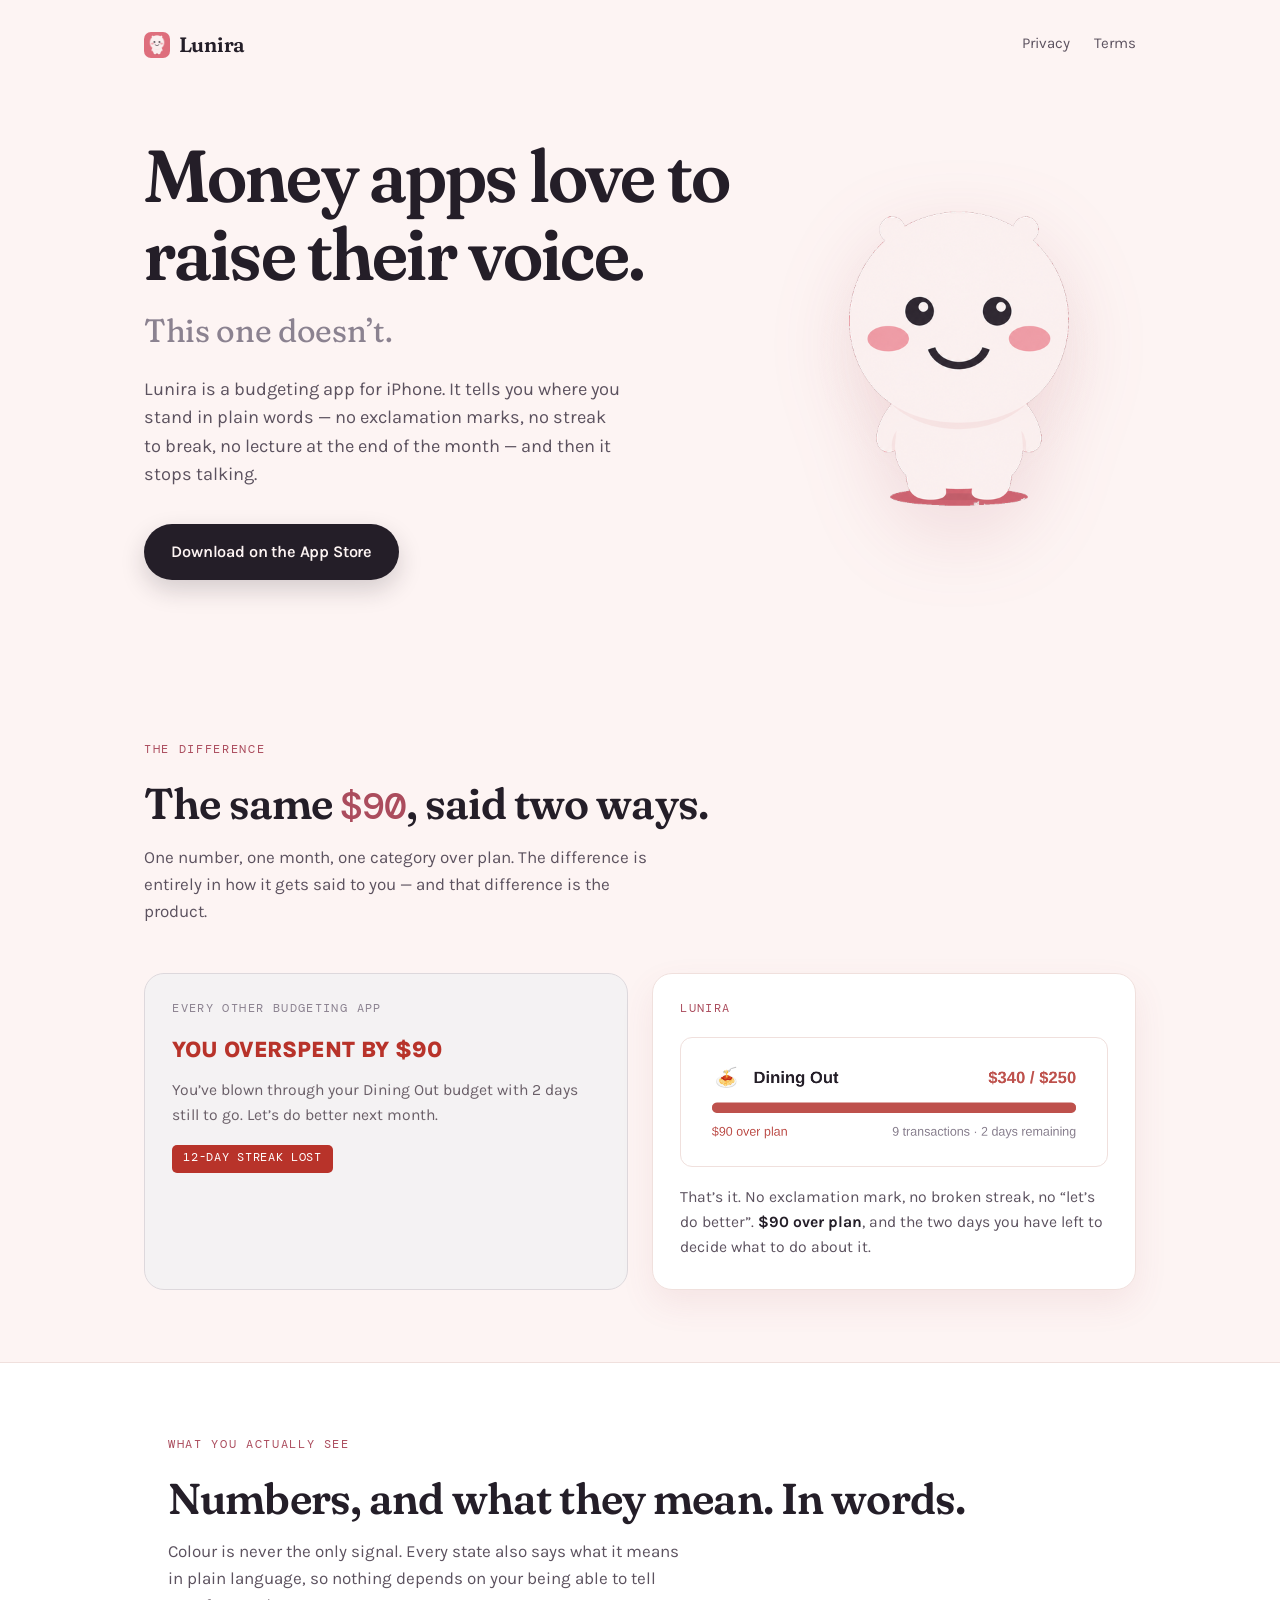
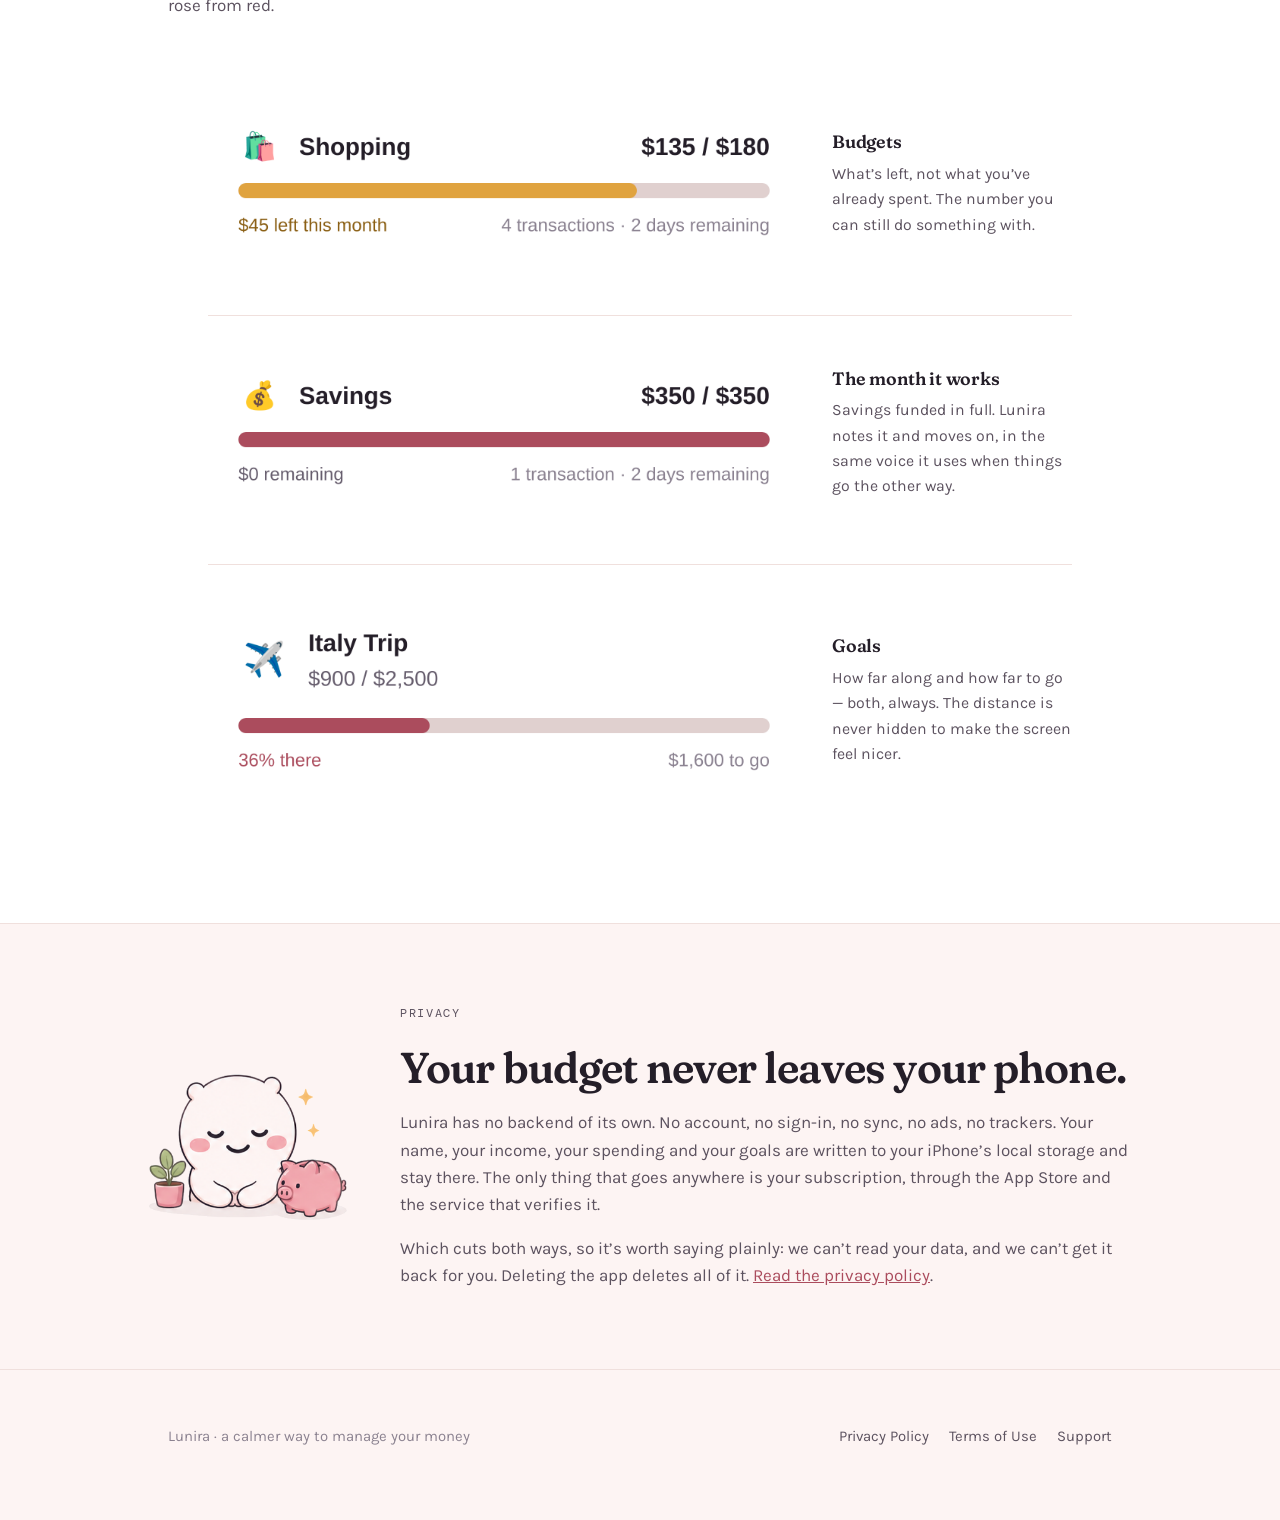
<file: index.html>
<!doctype html>
<html lang="en">
<head>
<meta charset="utf-8">
<meta name="viewport" content="width=device-width, initial-scale=1">
<title>Lunira — a calmer way to manage your money</title>
<meta name="description" content="A budgeting app for iPhone that tells you where you stand and then stops talking. Everything stays on your device.">
<meta name="theme-color" content="#fdf4f3">
<link rel="icon" href="./favicon.png" type="image/png">
<link rel="apple-touch-icon" href="./img/icon.png">

<meta property="og:title" content="Lunira — a calmer way to manage your money">
<meta property="og:description" content="Money apps love to raise their voice. This one doesn't.">
<meta property="og:type" content="website">
<meta property="og:image" content="https://jlik2002.github.io/lunira-site/img/icon.png">

<link rel="preconnect" href="https://fonts.googleapis.com">
<link rel="preconnect" href="https://fonts.gstatic.com" crossorigin>
<link rel="stylesheet" href="https://fonts.googleapis.com/css2?family=DM+Mono:wght@400;500&family=Fraunces:opsz,wght,SOFT,WONK@9..144,400..700,0..100,0..1&family=Karla:wght@400;600;800&display=swap">
<link rel="stylesheet" href="./style.css">
<!-- Scroll reveals start hidden and are un-hidden by script. With no script,
     un-hide them up front rather than leaving the page blank below the hero. -->
<noscript><style>.on-view { opacity: 1 !important; }</style></noscript>
</head>
<body>

<header class="shell masthead">
  <a class="wordmark" href="./">
    <img src="./img/icon.png" alt="" width="26" height="26">
    Lunira
  </a>
  <nav>
    <a href="./privacy/">Privacy</a>
    <a href="./terms/">Terms</a>
  </nav>
</header>

<main>

  <!-- ── hero ──────────────────────────────────────────────── -->
  <section class="shell hero">
    <div>

      <h1 class="statement">
        <span class="loud on-load" style="--d: .15s">Money apps love to raise their voice.</span>
        <span class="quiet on-load" style="--d: .58s">This one doesn&rsquo;t.</span>
      </h1>

      <p class="lede on-load" style="--d: .72s">
        Lunira is a budgeting app for iPhone. It tells you where you stand in
        plain words &mdash; no exclamation marks, no streak to break, no lecture
        at the end of the month &mdash; and then it stops talking.
      </p>

      <div class="cta-row on-load" style="--d: .84s">
        <!-- Placeholder link. Swap for the real App Store product URL at launch,
             and replace this button with Apple's official badge — Apple's
             marketing guidelines require it once the app is listed. -->
        <a class="cta" href="https://apps.apple.com/us/app/lunira-budget-planner/id6807538323">
          Download on the App&nbsp;Store
        </a>
      </div>
    </div>

    <div class="hero-figure on-load" style="--d: .3s">
      <img src="./img/mascot-hero.png" alt="Lunira, a small round companion with pink cheeks" width="480" height="480">
    </div>
  </section>

  <!-- ── the signature: one fact, two voices ───────────────── -->
  <section class="shell voices">
    <div class="on-view">
      <p class="eyebrow">The difference</p>
      <h2 class="section-head">
        The same <span class="figure">$90</span>, said two ways.
      </h2>
      <p class="section-note">
        One number, one month, one category over plan. The difference is entirely
        in how it gets said to you &mdash; and that difference is the product.
      </p>
    </div>

    <div class="voices-grid">

      <div class="voice voice--loud on-view">
        <p class="voice-label">Every other budgeting app</p>
        <p class="voice-shout">You overspent by $90</p>
        <p class="voice-scold">
          You&rsquo;ve blown through your Dining Out budget with 2 days still to
          go. Let&rsquo;s do better next month.
        </p>
        <span class="voice-streak">12-day streak lost</span>
      </div>

      <div class="voice voice--calm on-view">
        <p class="voice-label">Lunira</p>
        <div class="voice-card">
          <img src="./img/card-over.png" alt="Dining Out. $340 of $250. $90 over plan. 9 transactions, 2 days remaining." width="1560" height="448">
        </div>
        <p class="voice-after">
          That&rsquo;s it. No exclamation mark, no broken streak, no
          &ldquo;let&rsquo;s do better&rdquo;. <strong>$90 over plan</strong>,
          and the two days you have left to decide what to do about it.
        </p>
      </div>

    </div>
  </section>

  <!-- ── proof ─────────────────────────────────────────────── -->
  <section class="proof">
    <div class="shell">
      <div class="on-view">
        <p class="eyebrow">What you actually see</p>
        <h2 class="section-head">Numbers, and what they mean. In words.</h2>
        <p class="section-note">
          Colour is never the only signal. Every state also says what it means in
          plain language, so nothing depends on your being able to tell rose from
          red.
        </p>
      </div>

      <figure class="strip on-view">
        <img src="./img/card-left.png" alt="Shopping. $135 of $180. $45 left this month. 4 transactions, 2 days remaining." width="1560" height="448">
        <figcaption>
          <b>Budgets</b>
          What&rsquo;s left, not what you&rsquo;ve already spent. The number you
          can still do something with.
        </figcaption>
      </figure>

      <figure class="strip on-view" style="--d: .08s">
        <img src="./img/card-savings.png" alt="Savings. $350 of $350. $0 remaining. 1 transaction, 2 days remaining." width="1560" height="448">
        <figcaption>
          <b>The month it works</b>
          Savings funded in full. Lunira notes it and moves on, in the same
          voice it uses when things go the other way.
        </figcaption>
      </figure>

      <figure class="strip on-view" style="--d: .16s">
        <img src="./img/card-goal.png" alt="Italy Trip. $900 of $2,500. 36% there. $1,600 to go." width="1560" height="548">
        <figcaption>
          <b>Goals</b>
          How far along and how far to go &mdash; both, always. The distance is
          never hidden to make the screen feel nicer.
        </figcaption>
      </figure>
    </div>
  </section>

  <!-- ── on-device ─────────────────────────────────────────── -->
  <section class="shell trust">
    <div class="trust-grid on-view">
      <img src="./img/mascot-calm.png" alt="" width="333" height="333">
      <div>
        <p class="eyebrow">Privacy</p>
        <h2 class="section-head">Your budget never leaves your phone.</h2>
        <p>
          Lunira has no backend of its own. No account, no sign-in, no sync, no
          ads, no trackers. Your name, your income, your spending and your goals
          are written to your iPhone&rsquo;s local storage and stay there. The
          only thing that goes anywhere is your subscription, through the
          App&nbsp;Store and the service that verifies it.
        </p>
        <p>
          Which cuts both ways, so it&rsquo;s worth saying plainly: we can&rsquo;t
          read your data, and we can&rsquo;t get it back for you. Deleting the app
          deletes all of it.
          <a href="./privacy/">Read the privacy policy</a>.
        </p>
      </div>
    </div>
  </section>

</main>

<footer class="foot">
  <div class="shell foot-row">
    <p>Lunira &middot; a calmer way to manage your money</p>
    <p class="foot-links">
      <a href="./privacy/">Privacy Policy</a>
      <a href="./terms/">Terms of Use</a>
      <a href="mailto:zhulikov.support@gmail.com">Support</a>
    </p>
  </div>
</footer>

<script>
  // Scroll reveals. The hero animates from CSS alone, so it still plays with
  // JavaScript off; everything below the fold waits to be seen.
  (function () {
    var targets = document.querySelectorAll('.on-view');

    function showAll() {
      for (var i = 0; i < targets.length; i++) targets[i].classList.add('is-in');
    }

    if (!('IntersectionObserver' in window) ||
        window.matchMedia('(prefers-reduced-motion: reduce)').matches) {
      showAll();
      return;
    }

    var io = new IntersectionObserver(function (entries) {
      entries.forEach(function (entry) {
        if (entry.isIntersecting) {
          entry.target.classList.add('is-in');
          io.unobserve(entry.target);
        }
      });
    }, { threshold: 0.15, rootMargin: '0px 0px -8% 0px' });

    for (var i = 0; i < targets.length; i++) io.observe(targets[i]);
  })();
</script>

</body>
</html>
</file>
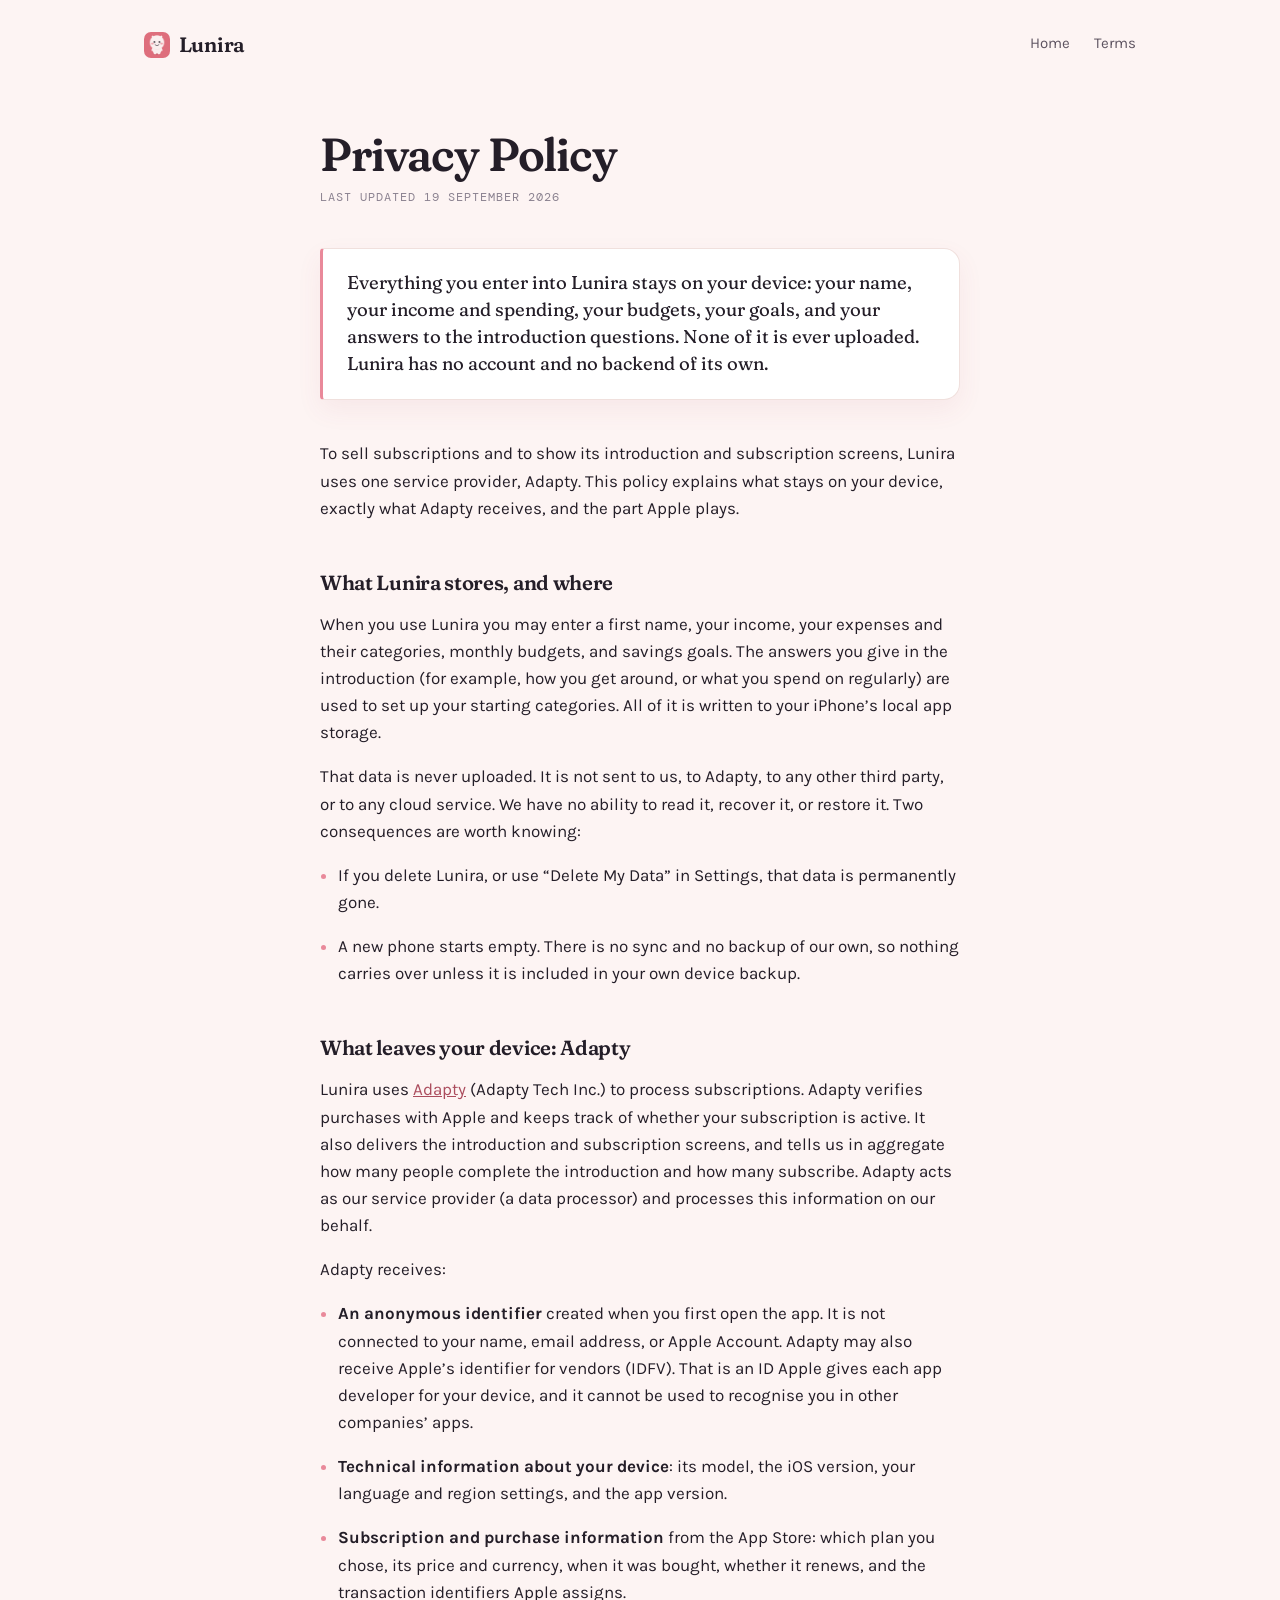
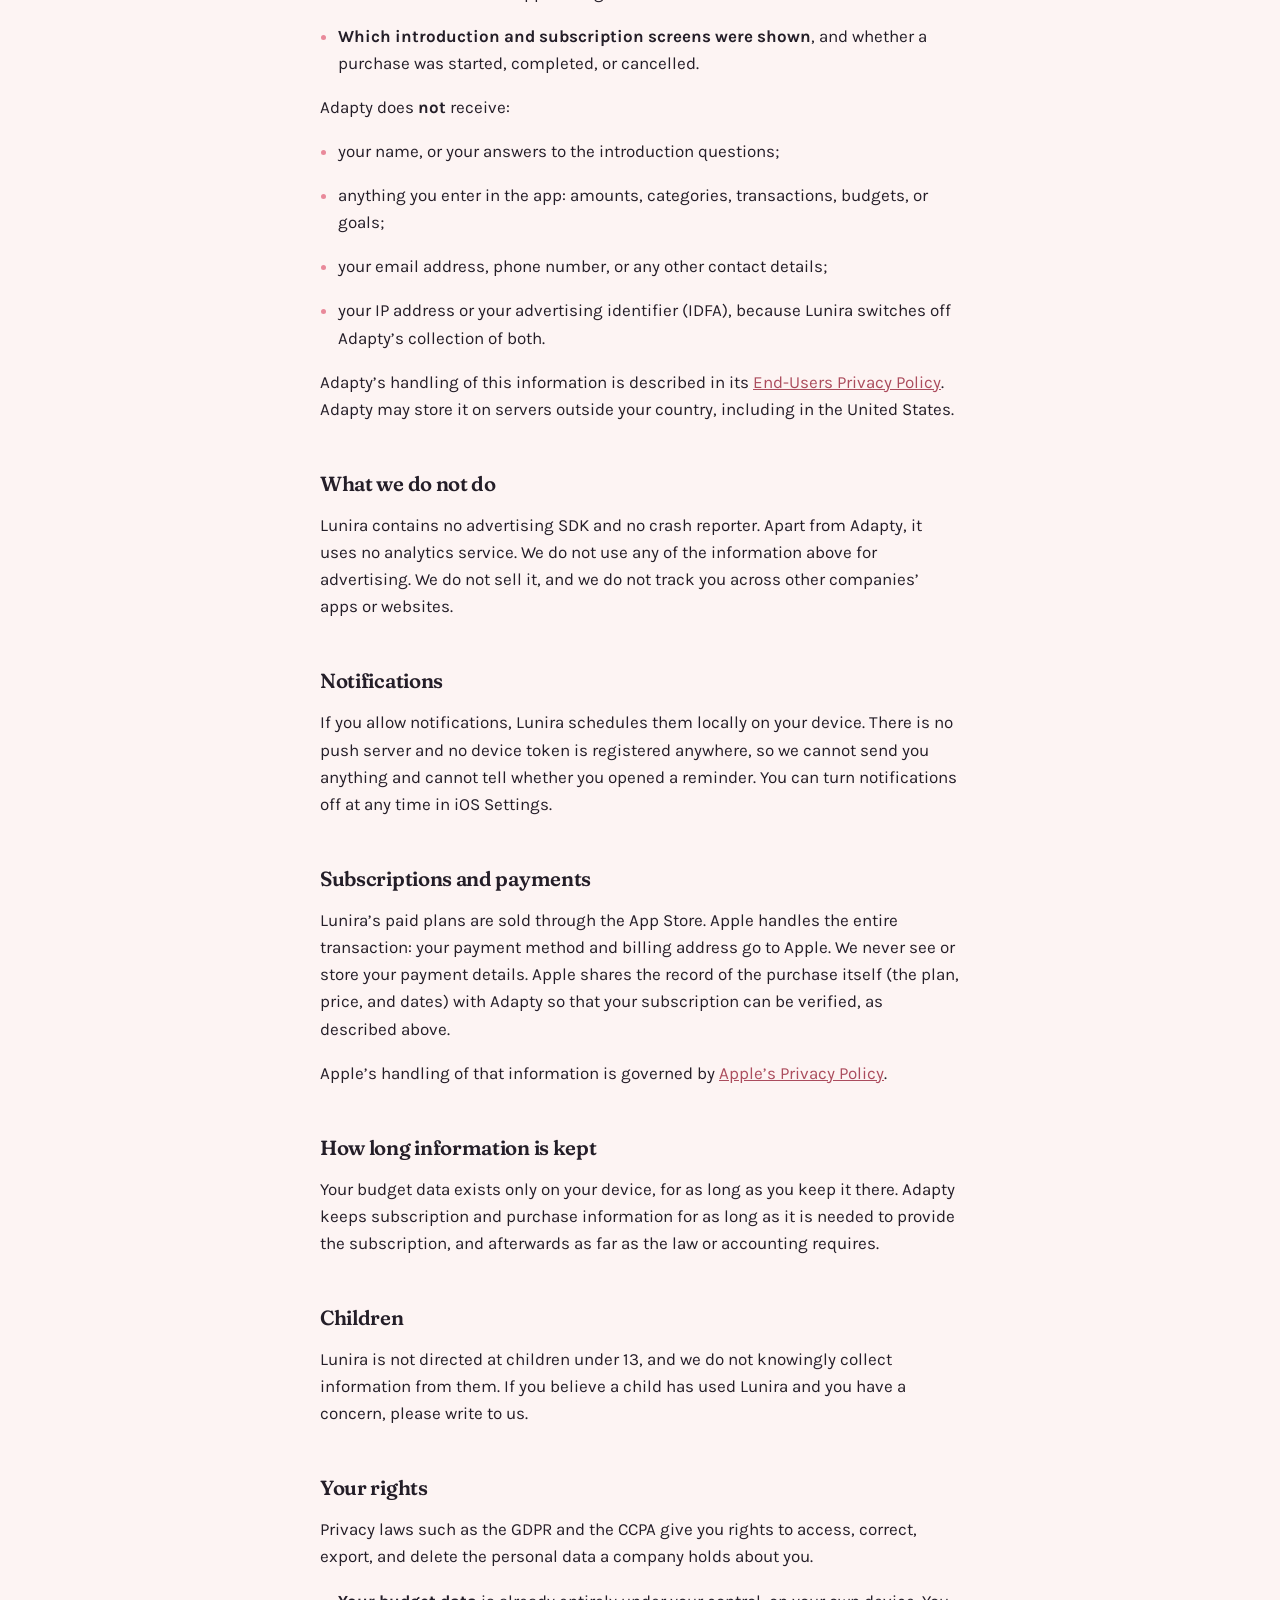
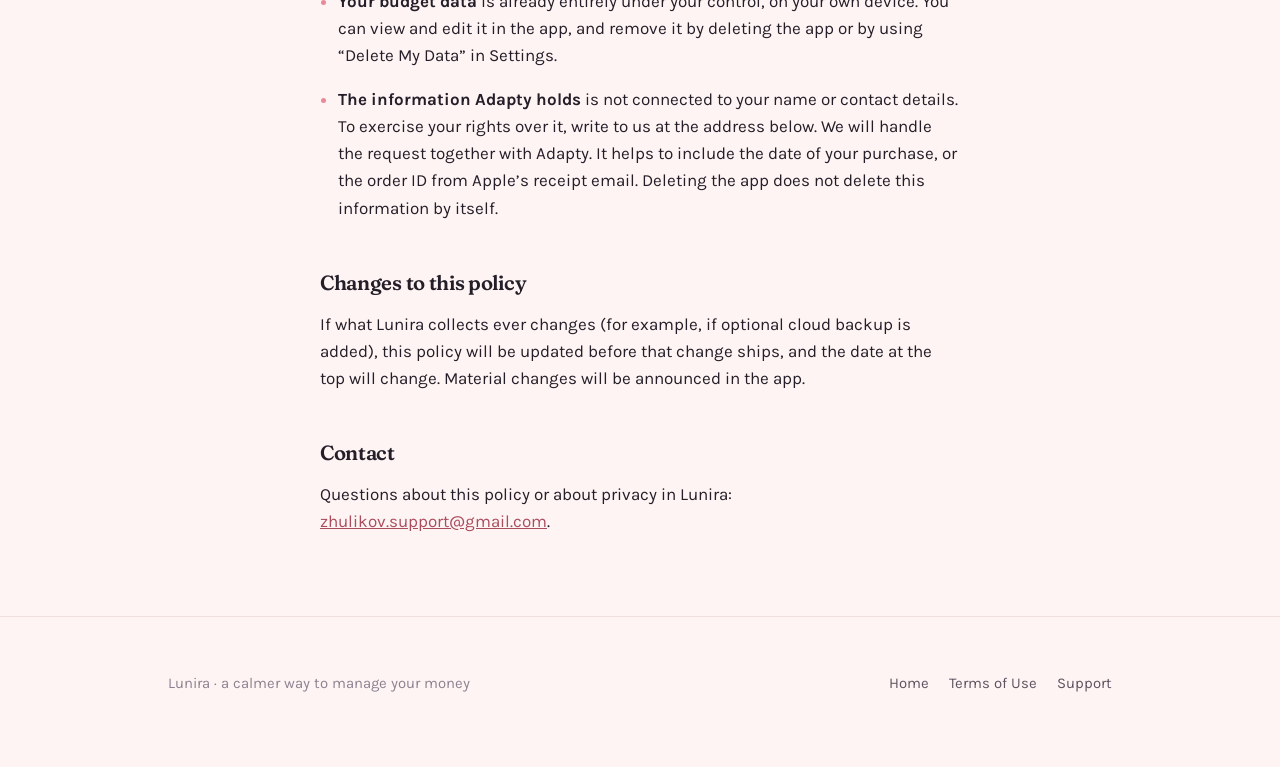
<file: privacy/index.html>
<!doctype html>
<html lang="en">
<head>
<meta charset="utf-8">
<meta name="viewport" content="width=device-width, initial-scale=1">
<title>Privacy Policy — Lunira</title>
<meta name="description" content="Everything you enter into Lunira stays on your device. The one service Lunira uses for subscriptions, and exactly what it receives.">
<meta name="theme-color" content="#fdf4f3">
<link rel="icon" href="../favicon.png" type="image/png">

<link rel="preconnect" href="https://fonts.googleapis.com">
<link rel="preconnect" href="https://fonts.gstatic.com" crossorigin>
<link rel="stylesheet" href="https://fonts.googleapis.com/css2?family=DM+Mono:wght@400;500&family=Fraunces:opsz,wght,SOFT,WONK@9..144,400..700,0..100,0..1&family=Karla:wght@400;600;800&display=swap">
<link rel="stylesheet" href="../style.css">
</head>
<body>

<header class="shell masthead">
  <a class="wordmark" href="../">
    <img src="../img/icon.png" alt="" width="26" height="26">
    Lunira
  </a>
  <nav>
    <a href="../">Home</a>
    <a href="../terms/">Terms</a>
  </nav>
</header>

<main class="shell shell--narrow legal">

  <h1>Privacy Policy</h1>
  <p class="updated">Last updated 19 September 2026</p>

  <div class="pull">
    <p>
      Everything you enter into Lunira stays on your device: your name, your
      income and spending, your budgets, your goals, and your answers to the
      introduction questions. None of it is ever uploaded. Lunira has no
      account and no backend of its own.
    </p>
  </div>

  <p>
    To sell subscriptions and to show its introduction and subscription screens,
    Lunira uses one service provider, Adapty. This policy explains what stays on
    your device, exactly what Adapty receives, and the part Apple plays.
  </p>

  <h2>What Lunira stores, and where</h2>

  <p>
    When you use Lunira you may enter a first name, your income, your expenses
    and their categories, monthly budgets, and savings goals. The answers you
    give in the introduction (for example, how you get around, or what you
    spend on regularly) are used to set up your starting categories. All of it
    is written to your iPhone&rsquo;s local app storage.
  </p>

  <p>
    That data is never uploaded. It is not sent to us, to Adapty, to any other
    third party, or to any cloud service. We have no ability to read it, recover
    it, or restore it. Two consequences are worth knowing:
  </p>

  <ul>
    <li>
      If you delete Lunira, or use &ldquo;Delete My Data&rdquo; in Settings, that
      data is permanently gone.
    </li>
    <li>
      A new phone starts empty. There is no sync and no backup of our own, so
      nothing carries over unless it is included in your own device backup.
    </li>
  </ul>

  <h2>What leaves your device: Adapty</h2>

  <p>
    Lunira uses <a href="https://adapty.io/">Adapty</a> (Adapty Tech Inc.) to
    process subscriptions. Adapty verifies purchases with Apple and keeps track
    of whether your subscription is active. It also delivers the introduction
    and subscription screens, and tells us in aggregate how many people complete
    the introduction and how many subscribe. Adapty acts as our service provider
    (a data processor) and processes this information on our behalf.
  </p>

  <p>Adapty receives:</p>

  <ul>
    <li>
      <strong>An anonymous identifier</strong> created when you first open the
      app. It is not connected to your name, email address, or Apple Account.
      Adapty may also receive Apple&rsquo;s identifier for vendors (IDFV). That
      is an ID Apple gives each app developer for your device, and it cannot be
      used to recognise you in other companies&rsquo; apps.
    </li>
    <li>
      <strong>Technical information about your device</strong>: its model, the
      iOS version, your language and region settings, and the app version.
    </li>
    <li>
      <strong>Subscription and purchase information</strong> from the
      App&nbsp;Store: which plan you chose, its price and currency, when it was
      bought, whether it renews, and the transaction identifiers Apple assigns.
    </li>
    <li>
      <strong>Which introduction and subscription screens were shown</strong>,
      and whether a purchase was started, completed, or cancelled.
    </li>
  </ul>

  <p>Adapty does <strong>not</strong> receive:</p>

  <ul>
    <li>your name, or your answers to the introduction questions;</li>
    <li>
      anything you enter in the app: amounts, categories, transactions, budgets,
      or goals;
    </li>
    <li>your email address, phone number, or any other contact details;</li>
    <li>
      your IP address or your advertising identifier (IDFA), because Lunira
      switches off Adapty&rsquo;s collection of both.
    </li>
  </ul>

  <p>
    Adapty&rsquo;s handling of this information is described in its
    <a href="https://adapty.io/end-users-privacy/">End-Users Privacy Policy</a>.
    Adapty may store it on servers outside your country, including in the United
    States.
  </p>

  <h2>What we do not do</h2>

  <p>
    Lunira contains no advertising SDK and no crash reporter. Apart from Adapty,
    it uses no analytics service. We do not use any of the information above for
    advertising. We do not sell it, and we do not track you across other
    companies&rsquo; apps or websites.
  </p>

  <h2>Notifications</h2>

  <p>
    If you allow notifications, Lunira schedules them locally on your device.
    There is no push server and no device token is registered anywhere, so we
    cannot send you anything and cannot tell whether you opened a reminder. You
    can turn notifications off at any time in iOS Settings.
  </p>

  <h2>Subscriptions and payments</h2>

  <p>
    Lunira&rsquo;s paid plans are sold through the App&nbsp;Store. Apple handles
    the entire transaction: your payment method and billing address go to Apple.
    We never see or store your payment details. Apple shares the record of the
    purchase itself (the plan, price, and dates) with Adapty so that your
    subscription can be verified, as described above.
  </p>

  <p>
    Apple&rsquo;s handling of that information is governed by
    <a href="https://www.apple.com/legal/privacy/">Apple&rsquo;s Privacy Policy</a>.
  </p>

  <h2>How long information is kept</h2>

  <p>
    Your budget data exists only on your device, for as long as you keep it
    there. Adapty keeps subscription and purchase information for as long as it
    is needed to provide the subscription, and afterwards as far as the law or
    accounting requires.
  </p>

  <h2>Children</h2>

  <p>
    Lunira is not directed at children under 13, and we do not knowingly collect
    information from them. If you believe a child has used Lunira and you have a
    concern, please write to us.
  </p>

  <h2>Your rights</h2>

  <p>
    Privacy laws such as the GDPR and the CCPA give you rights to access,
    correct, export, and delete the personal data a company holds about you.
  </p>

  <ul>
    <li>
      <strong>Your budget data</strong> is already entirely under your control,
      on your own device. You can view and edit it in the app, and remove it by
      deleting the app or by using &ldquo;Delete My Data&rdquo; in Settings.
    </li>
    <li>
      <strong>The information Adapty holds</strong> is not connected to your
      name or contact details. To exercise your rights over it, write to us at
      the address below. We will handle the request together with Adapty. It
      helps to include the date of your purchase, or the order ID from
      Apple&rsquo;s receipt email. Deleting the app does not delete this
      information by itself.
    </li>
  </ul>

  <h2>Changes to this policy</h2>

  <p>
    If what Lunira collects ever changes (for example, if optional cloud backup
    is added), this policy will be updated before that change ships, and the date
    at the top will change. Material changes will be announced in the app.
  </p>

  <h2>Contact</h2>

  <p>
    Questions about this policy or about privacy in Lunira:
    <a href="mailto:zhulikov.support@gmail.com">zhulikov.support@gmail.com</a>.
  </p>

</main>

<footer class="foot">
  <div class="shell foot-row">
    <p>Lunira &middot; a calmer way to manage your money</p>
    <p class="foot-links">
      <a href="../">Home</a>
      <a href="../terms/">Terms of Use</a>
      <a href="mailto:zhulikov.support@gmail.com">Support</a>
    </p>
  </div>
</footer>

</body>
</html>
</file>
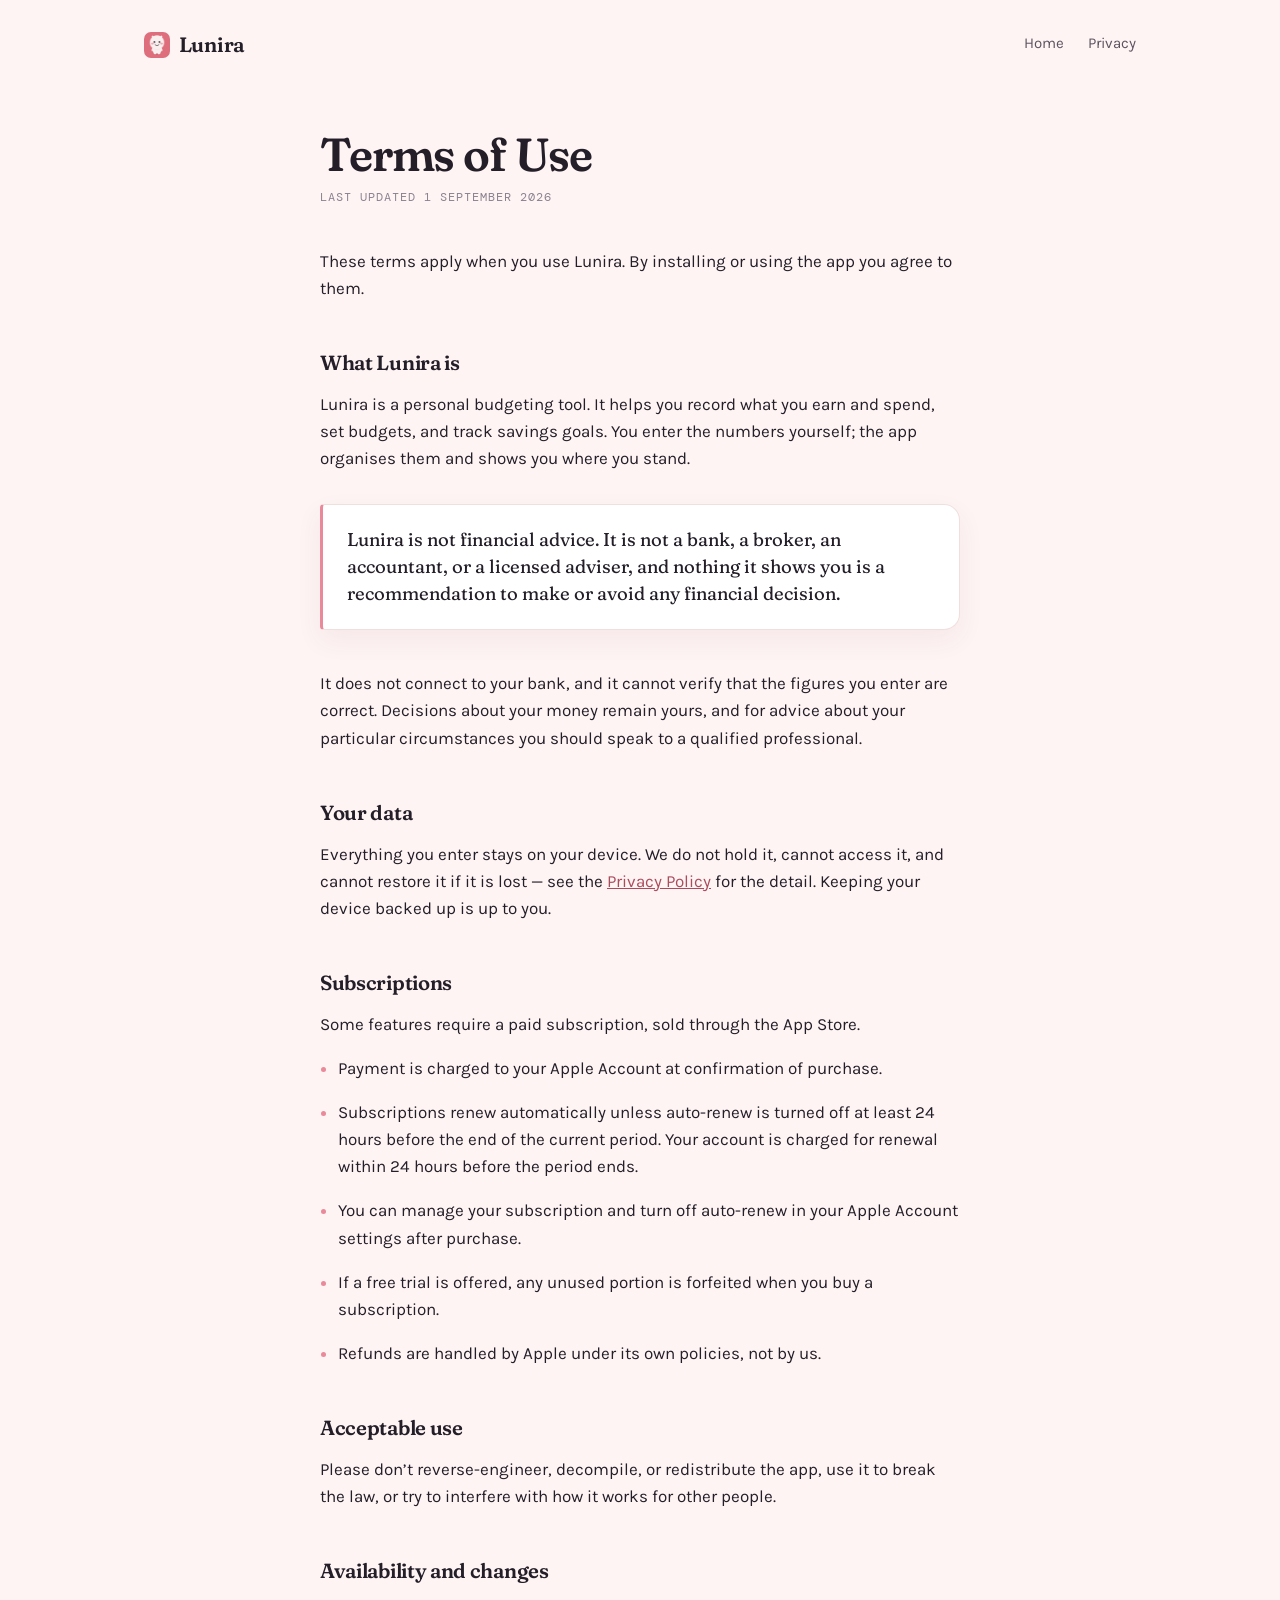
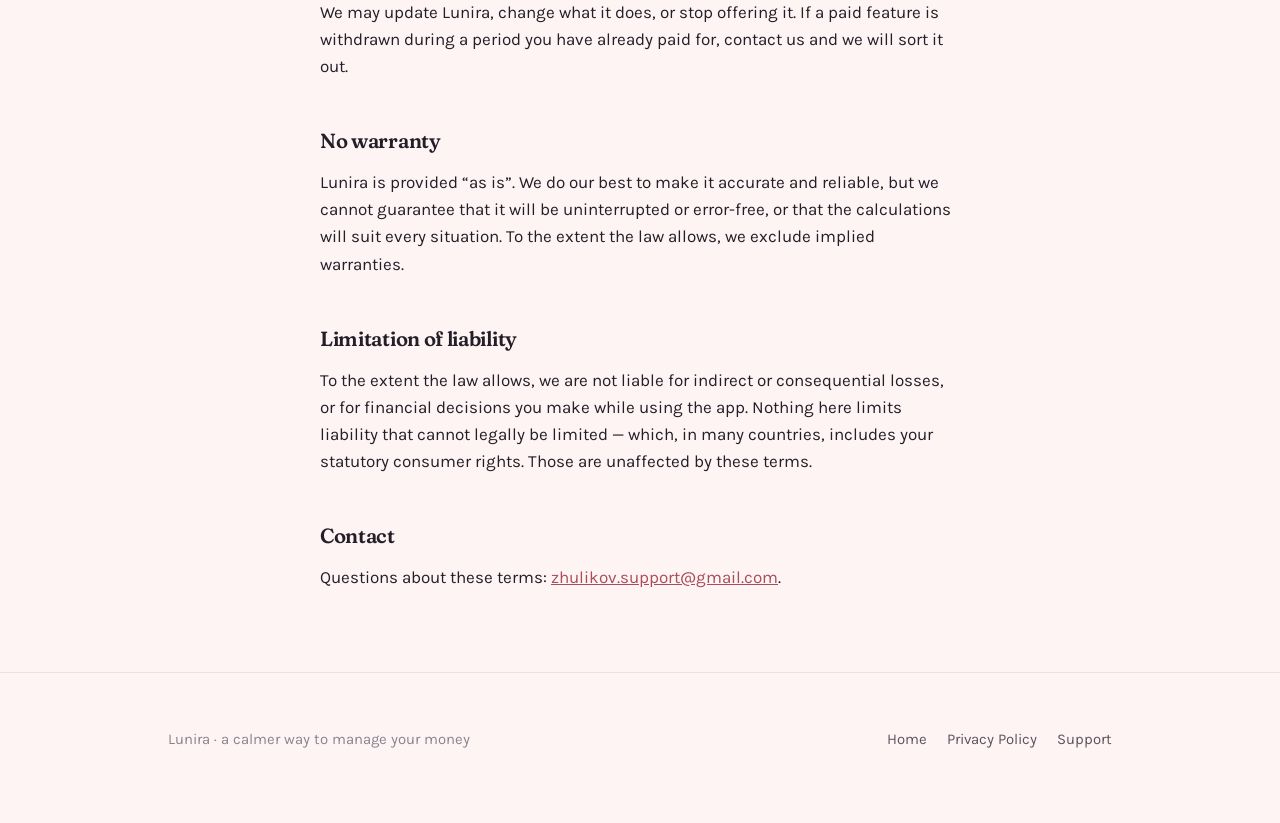
<file: terms/index.html>
<!doctype html>
<html lang="en">
<head>
<meta charset="utf-8">
<meta name="viewport" content="width=device-width, initial-scale=1">
<title>Terms of Use — Lunira</title>
<meta name="description" content="The terms that apply when you use Lunira.">
<meta name="theme-color" content="#fdf4f3">
<link rel="icon" href="../favicon.png" type="image/png">

<link rel="preconnect" href="https://fonts.googleapis.com">
<link rel="preconnect" href="https://fonts.gstatic.com" crossorigin>
<link rel="stylesheet" href="https://fonts.googleapis.com/css2?family=DM+Mono:wght@400;500&family=Fraunces:opsz,wght,SOFT,WONK@9..144,400..700,0..100,0..1&family=Karla:wght@400;600;800&display=swap">
<link rel="stylesheet" href="../style.css">
</head>
<body>

<header class="shell masthead">
  <a class="wordmark" href="../">
    <img src="../img/icon.png" alt="" width="26" height="26">
    Lunira
  </a>
  <nav>
    <a href="../">Home</a>
    <a href="../privacy/">Privacy</a>
  </nav>
</header>

<main class="shell shell--narrow legal">

  <h1>Terms of Use</h1>
  <p class="updated">Last updated 1 September 2026</p>

  <p>
    These terms apply when you use Lunira. By installing or using the app you
    agree to them.
  </p>

  <h2>What Lunira is</h2>

  <p>
    Lunira is a personal budgeting tool. It helps you record what you earn and
    spend, set budgets, and track savings goals. You enter the numbers yourself;
    the app organises them and shows you where you stand.
  </p>

  <div class="pull">
    <p>
      Lunira is not financial advice. It is not a bank, a broker, an accountant,
      or a licensed adviser, and nothing it shows you is a recommendation to make
      or avoid any financial decision.
    </p>
  </div>

  <p>
    It does not connect to your bank, and it cannot verify that the figures you
    enter are correct. Decisions about your money remain yours, and for advice
    about your particular circumstances you should speak to a qualified
    professional.
  </p>

  <h2>Your data</h2>

  <p>
    Everything you enter stays on your device. We do not hold it, cannot access
    it, and cannot restore it if it is lost &mdash; see the
    <a href="../privacy/">Privacy Policy</a> for the detail. Keeping your device
    backed up is up to you.
  </p>

  <h2>Subscriptions</h2>

  <p>
    Some features require a paid subscription, sold through the App&nbsp;Store.
  </p>

  <ul>
    <li>Payment is charged to your Apple Account at confirmation of purchase.</li>
    <li>
      Subscriptions renew automatically unless auto-renew is turned off at least
      24 hours before the end of the current period. Your account is charged for
      renewal within 24 hours before the period ends.
    </li>
    <li>
      You can manage your subscription and turn off auto-renew in your Apple
      Account settings after purchase.
    </li>
    <li>
      If a free trial is offered, any unused portion is forfeited when you buy a
      subscription.
    </li>
    <li>Refunds are handled by Apple under its own policies, not by us.</li>
  </ul>

  <h2>Acceptable use</h2>

  <p>
    Please don&rsquo;t reverse-engineer, decompile, or redistribute the app, use
    it to break the law, or try to interfere with how it works for other people.
  </p>

  <h2>Availability and changes</h2>

  <p>
    We may update Lunira, change what it does, or stop offering it. If a paid
    feature is withdrawn during a period you have already paid for, contact us
    and we will sort it out.
  </p>

  <h2>No warranty</h2>

  <p>
    Lunira is provided &ldquo;as is&rdquo;. We do our best to make it accurate
    and reliable, but we cannot guarantee that it will be uninterrupted or
    error-free, or that the calculations will suit every situation. To the extent
    the law allows, we exclude implied warranties.
  </p>

  <h2>Limitation of liability</h2>

  <p>
    To the extent the law allows, we are not liable for indirect or consequential
    losses, or for financial decisions you make while using the app. Nothing here
    limits liability that cannot legally be limited &mdash; which, in many
    countries, includes your statutory consumer rights. Those are unaffected by
    these terms.
  </p>

  <h2>Contact</h2>

  <p>
    Questions about these terms:
    <a href="mailto:zhulikov.support@gmail.com">zhulikov.support@gmail.com</a>.
  </p>

</main>

<footer class="foot">
  <div class="shell foot-row">
    <p>Lunira &middot; a calmer way to manage your money</p>
    <p class="foot-links">
      <a href="../">Home</a>
      <a href="../privacy/">Privacy Policy</a>
      <a href="mailto:zhulikov.support@gmail.com">Support</a>
    </p>
  </div>
</footer>

</body>
</html>
</file>
<file: style.css>
/* ═══════════════════════════════════════════════════════════════
   Lunira — site styles

   Palette and voice come from the app itself (src/theme/palettes.ts):
   blush ground, deep-rose accent, plum-black ink.

   The type system encodes what a thing IS, and is used consistently:
     Fraunces  — the app speaking. Statements, headings.
     Karla     — prose. Explanation, captions, UI.
     DM Mono   — money. Every figure, everywhere.

   Committed to a light palette on purpose: the app itself is light-only
   (app.json userInterfaceStyle), and a dark blush reads as mud.
   ═══════════════════════════════════════════════════════════════ */

:root {
  color-scheme: light;

  /* ink */
  --ink: #241e28;
  --ink-70: #5c525f;
  --ink-45: #8b8290;

  /* brand */
  --rose: #ab4c5d;
  --petal: #e9899a;
  --blush: #fdf4f3;
  --shell: #fbedeb;
  --paper: #ffffff;
  --line: #f0e0dd;

  /* the "every other app" voice — cold and loud, on purpose */
  --alarm: #b8332a;
  --alarm-bg: #f4f2f3;
  --alarm-line: #ddd8dc;

  --display: "Fraunces", ui-serif, Georgia, "Times New Roman", serif;
  --body: "Karla", -apple-system, BlinkMacSystemFont, "Segoe UI", sans-serif;
  --mono: "DM Mono", ui-monospace, SFMono-Regular, Menlo, monospace;

  --measure: 40rem;
  --gutter: 1.5rem;
}

*, *::before, *::after { box-sizing: border-box; }

html {
  -webkit-text-size-adjust: 100%;
  scroll-behavior: smooth;
}

@media (prefers-reduced-motion: reduce) {
  html { scroll-behavior: auto; }
  *, *::before, *::after {
    animation-duration: 0.01ms !important;
    animation-iteration-count: 1 !important;
    transition-duration: 0.01ms !important;
  }
}

body {
  margin: 0;
  background: var(--blush);
  color: var(--ink);
  font-family: var(--body);
  font-size: 17px;
  line-height: 1.6;
  -webkit-font-smoothing: antialiased;
  text-rendering: optimizeLegibility;
}

img { max-width: 100%; height: auto; display: block; }

a { color: var(--rose); }

:focus-visible {
  outline: 2px solid var(--rose);
  outline-offset: 3px;
  border-radius: 4px;
}

/* ── shell ──────────────────────────────────────────────────── */

.shell {
  max-width: 62rem;
  margin: 0 auto;
  padding: 0 var(--gutter);
}

.shell--narrow { max-width: var(--measure); }

/* ── masthead ───────────────────────────────────────────────── */

.masthead {
  display: flex;
  align-items: center;
  justify-content: space-between;
  gap: 1rem;
  padding: 1.75rem 0;
}

.wordmark {
  display: inline-flex;
  align-items: center;
  gap: 0.55rem;
  text-decoration: none;
  color: var(--ink);
  font-family: var(--display);
  font-variation-settings: "SOFT" 60, "WONK" 1;
  font-weight: 600;
  font-size: 1.3rem;
  letter-spacing: -0.015em;
}

.wordmark img {
  width: 26px;
  height: 26px;
  border-radius: 7px;
}

.masthead nav {
  display: flex;
  gap: 1.5rem;
  font-size: 0.94rem;
}

.masthead nav a {
  color: var(--ink-70);
  text-decoration: none;
  border-bottom: 1px solid transparent;
  padding-bottom: 2px;
  transition: color 0.2s, border-color 0.2s;
}

.masthead nav a:hover {
  color: var(--rose);
  border-bottom-color: var(--petal);
}

/* ── shared type ────────────────────────────────────────────── */

.eyebrow {
  font-family: var(--mono);
  font-size: 0.74rem;
  letter-spacing: 0.14em;
  text-transform: uppercase;
  color: var(--rose);
  margin: 0 0 1.25rem;
}

.statement {
  font-family: var(--display);
  font-variation-settings: "SOFT" 60, "WONK" 1;
  font-weight: 600;
  letter-spacing: -0.025em;
  line-height: 1.06;
  margin: 0;
  font-size: clamp(2.6rem, 7.5vw, 4.6rem);
}

.statement .loud { display: block; }

/* Money is always mono, wherever a figure appears. */
.figure {
  font-family: var(--mono);
  font-weight: 500;
  font-size: 0.88em;
  letter-spacing: -0.03em;
  color: var(--rose);
}

/* The second beat of the headline. The size drop is the joke: the loud
   claim is set loud, and the answer to it is set quiet. */
.statement .quiet {
  display: block;
  font-weight: 400;
  font-variation-settings: "SOFT" 90, "WONK" 0;
  color: var(--ink-45);
  font-size: 0.44em;
  letter-spacing: -0.01em;
  margin-top: 0.6em;
}

.lede {
  font-size: 1.14rem;
  line-height: 1.55;
  color: var(--ink-70);
  max-width: 30rem;
  margin: 1.75rem 0 0;
}

.section-head {
  font-family: var(--display);
  font-variation-settings: "SOFT" 60, "WONK" 1;
  font-weight: 600;
  font-size: clamp(1.9rem, 4vw, 2.7rem);
  line-height: 1.15;
  letter-spacing: -0.02em;
  margin: 0 0 0.9rem;
}

.section-note {
  color: var(--ink-70);
  max-width: 32rem;
  margin: 0 0 3rem;
}

/* ── hero ───────────────────────────────────────────────────── */

.hero {
  display: grid;
  grid-template-columns: 1.25fr 0.75fr;
  gap: 3rem;
  align-items: center;
  padding: 3rem 0 5.5rem;
}

.hero-figure { position: relative; }

.hero-figure img {
  width: min(100%, 320px);
  margin: 0 auto;
  filter: drop-shadow(0 24px 40px rgba(171, 76, 93, 0.16));
  position: relative;
  z-index: 1;
}

/* a soft halo, so the mascot sits on something.
   stacked with z-index 0/1 rather than -1, because the entrance animation
   gives .hero-figure a transform and a negative z-index child would then be
   trapped in the new stacking context. */
.hero-figure::before {
  content: "";
  position: absolute;
  inset: 12% 8% 6%;
  background: radial-gradient(circle at 50% 45%, var(--shell), transparent 68%);
  z-index: 0;
}

.badge {
  display: inline-flex;
  align-items: center;
  gap: 0.5rem;
  background: var(--shell);
  color: var(--rose);
  border-radius: 999px;
  padding: 0.35rem 0.85rem;
  font-family: var(--mono);
  font-size: 0.72rem;
  letter-spacing: 0.1em;
  text-transform: uppercase;
  margin: 0 0 1.4rem;
}

.badge::before {
  content: "";
  width: 6px;
  height: 6px;
  border-radius: 50%;
  background: var(--petal);
}

/* ── call to action ─────────────────────────────────────────── */

.cta-row {
  display: flex;
  flex-wrap: wrap;
  align-items: center;
  gap: 1rem 1.25rem;
  margin-top: 2.25rem;
}

.cta {
  display: inline-flex;
  align-items: baseline;
  gap: 0.55rem;
  background: var(--ink);
  color: var(--blush);
  text-decoration: none;
  border-radius: 999px;
  padding: 0.95rem 1.7rem;
  font-weight: 600;
  font-size: 1.02rem;
  letter-spacing: -0.01em;
  box-shadow: 0 10px 24px rgba(36, 30, 40, 0.18);
  transition: transform 0.18s ease, box-shadow 0.18s ease, background 0.18s;
}

.cta:hover {
  background: var(--rose);
  transform: translateY(-2px);
  box-shadow: 0 14px 30px rgba(171, 76, 93, 0.28);
}

.cta:active { transform: translateY(0); }

.cta-aside {
  font-size: 0.92rem;
  color: var(--ink-45);
  margin: 0;
}

/* ── the signature: one fact, two voices ────────────────────── */

.voices { padding: 4.5rem 0; }

.voices-grid {
  display: grid;
  grid-template-columns: 1fr 1fr;
  gap: 1.5rem;
  align-items: start;
}

.voice {
  border-radius: 20px;
  padding: 1.6rem 1.7rem 1.8rem;
  height: 100%;
}

.voice-label {
  font-family: var(--mono);
  font-size: 0.72rem;
  letter-spacing: 0.12em;
  text-transform: uppercase;
  margin: 0 0 1.2rem;
}

/* the loud one — deliberately unpleasant. this is the argument. */
.voice--loud {
  background: var(--alarm-bg);
  border: 1px solid var(--alarm-line);
}

.voice--loud .voice-label { color: var(--ink-45); }

.voice-shout {
  font-family: var(--body);
  font-weight: 800;
  font-size: 1.42rem;
  line-height: 1.18;
  letter-spacing: -0.005em;
  text-transform: uppercase;
  color: var(--alarm);
  margin: 0 0 0.9rem;
}

.voice-scold {
  color: #6a5f68;
  font-size: 0.98rem;
  margin: 0;
}

.voice-streak {
  display: inline-block;
  margin-top: 1rem;
  background: var(--alarm);
  color: #fff;
  font-family: var(--mono);
  font-size: 0.72rem;
  letter-spacing: 0.06em;
  padding: 0.3rem 0.7rem;
  border-radius: 5px;
  text-transform: uppercase;
}

/* the quiet one */
.voice--calm {
  background: var(--paper);
  border: 1px solid var(--line);
  box-shadow: 0 14px 34px rgba(171, 76, 93, 0.09);
}

.voice--calm .voice-label { color: var(--rose); }

.voice-card {
  border: 1px solid var(--line);
  border-radius: 12px;
  padding: 0.35rem 0.6rem;
  margin-bottom: 1.1rem;
  background: var(--paper);
}

.voice-after {
  color: var(--ink-70);
  font-size: 0.98rem;
  margin: 0;
}

.voice-after strong { color: var(--ink); font-weight: 700; }

/* the two panels arrive differently — see the motion section below */

/* ── the real thing ─────────────────────────────────────────── */

.proof {
  background: var(--paper);
  border-top: 1px solid var(--line);
  border-bottom: 1px solid var(--line);
  padding: 4.5rem 0;
}

.strip {
  display: grid;
  grid-template-columns: 1fr 15rem;
  gap: 2rem;
  align-items: center;
  padding: 1.9rem 0;
  border-top: 1px solid var(--line);
}

.strip:first-of-type { border-top: 0; }

.strip figcaption {
  color: var(--ink-70);
  font-size: 0.99rem;
}

.strip figcaption b {
  display: block;
  font-family: var(--display);
  font-variation-settings: "SOFT" 60, "WONK" 1;
  font-weight: 600;
  font-size: 1.12rem;
  color: var(--ink);
  margin-bottom: 0.25rem;
  letter-spacing: -0.01em;
}

/* ── on-device ──────────────────────────────────────────────── */

.trust { padding: 5rem 0; }

.trust-grid {
  display: grid;
  grid-template-columns: 13rem 1fr;
  gap: 3rem;
  align-items: center;
}

.trust-grid img { width: 100%; max-width: 220px; }

.trust p { color: var(--ink-70); }

.trust p:last-child { margin-bottom: 0; }

/* ── footer ─────────────────────────────────────────────────── */

.foot {
  border-top: 1px solid var(--line);
  padding: 2.5rem 0 3.5rem;
  font-size: 0.93rem;
  color: var(--ink-45);
}

.foot-row {
  display: flex;
  flex-wrap: wrap;
  gap: 0.75rem 1.5rem;
  justify-content: space-between;
  align-items: center;
}

.foot a { color: var(--ink-70); text-decoration: none; }

.foot a:hover { color: var(--rose); text-decoration: underline; }

.foot-links { display: flex; flex-wrap: wrap; gap: 1.25rem; }

/* ═══ legal pages ═══════════════════════════════════════════ */

.legal { padding: 1rem 0 4rem; }

.legal h1 {
  font-family: var(--display);
  font-variation-settings: "SOFT" 60, "WONK" 1;
  font-weight: 600;
  font-size: clamp(2.1rem, 5vw, 2.9rem);
  letter-spacing: -0.025em;
  line-height: 1.12;
  margin: 1.5rem 0 0.4rem;
}

.legal h2 {
  font-family: var(--display);
  font-variation-settings: "SOFT" 60, "WONK" 0;
  font-weight: 600;
  font-size: 1.28rem;
  letter-spacing: -0.015em;
  margin: 2.8rem 0 0.7rem;
}

.legal p, .legal li { margin: 0 0 1.05rem; }

.legal ul { padding-left: 1.15rem; }

.legal li::marker { color: var(--petal); }

.legal .updated {
  font-family: var(--mono);
  font-size: 0.78rem;
  letter-spacing: 0.08em;
  text-transform: uppercase;
  color: var(--ink-45);
  margin: 0 0 2.5rem;
}

.pull {
  background: var(--paper);
  border: 1px solid var(--line);
  border-left: 3px solid var(--petal);
  border-radius: 4px 16px 16px 4px;
  padding: 1.35rem 1.5rem;
  margin: 2rem 0 2.5rem;
  box-shadow: 0 10px 26px rgba(171, 76, 93, 0.07);
}

.pull p {
  margin: 0;
  font-family: var(--display);
  font-variation-settings: "SOFT" 70, "WONK" 0;
  font-size: 1.16rem;
  line-height: 1.45;
  color: var(--ink);
}

/* ═══ motion ═══════════════════════════════════════════════════
   The product refuses to raise its voice, so the motion doesn't
   either: long durations, soft easing, no bounce, no overshoot,
   nothing that pulls at you. The CTA in particular never pulses
   or wiggles — an app about not nagging you shouldn't nag.

   There is exactly one deliberate exception, and it is the point
   of the page: in the comparison, the loud panel snaps in hard
   while the calm one settles slowly after it. The two easings are
   the argument.
   ══════════════════════════════════════════════════════════════ */

@keyframes rise {
  from { opacity: 0; transform: translateY(18px); }
  to   { opacity: 1; transform: none; }
}

/* abrupt, with a small overshoot — this is what "shouting" looks like */
@keyframes snap {
  0%   { opacity: 0; transform: translateY(-7px) scale(0.985); }
  55%  { opacity: 1; transform: translateY(3px) scale(1.008); }
  100% { opacity: 1; transform: none; }
}

/* slow, no overshoot, arrives and stays put */
@keyframes settle {
  from { opacity: 0; transform: translateY(26px) scale(0.99); }
  to   { opacity: 1; transform: none; }
}

/* the companion is alive, not animated: 7s, 9px, barely there */
@keyframes breathe {
  0%, 100% { transform: translateY(0); }
  50%      { transform: translateY(-9px); }
}

.on-load {
  animation: rise 0.75s cubic-bezier(0.22, 0.68, 0.24, 1) both;
  animation-delay: var(--d, 0s);
}

.on-view { opacity: 0; }

.on-view.is-in {
  animation: rise 0.75s cubic-bezier(0.22, 0.68, 0.24, 1) both;
  animation-delay: var(--d, 0s);
}

.hero-figure img { animation: breathe 7s ease-in-out infinite; }

/* the signature beat. three classes, so these win over .on-view.is-in */
.voice--loud.on-view.is-in {
  animation: snap 0.38s cubic-bezier(0.2, 0.9, 0.35, 1) both;
}

.voice--calm.on-view.is-in {
  animation: settle 1s cubic-bezier(0.22, 0.68, 0.24, 1) 0.45s both;
}

/* the whole page holds still for anyone who asked it to */
@media (prefers-reduced-motion: reduce) {
  .on-load,
  .on-view,
  .on-view.is-in,
  .voice--loud.on-view.is-in,
  .voice--calm.on-view.is-in,
  .hero-figure img {
    animation: none;
    opacity: 1;
    transform: none;
  }
}

/* ── responsive ─────────────────────────────────────────────── */

@media (max-width: 860px) {
  .hero {
    grid-template-columns: 1fr;
    gap: 2rem;
    padding: 1.5rem 0 3.5rem;
  }
  .hero-figure { order: -1; }
  .hero-figure img { width: min(64%, 220px); }
  .voices-grid { grid-template-columns: 1fr; }
  .strip { grid-template-columns: 1fr; gap: 1.1rem; }
  .trust-grid { grid-template-columns: 1fr; gap: 1.5rem; text-align: left; }
  .trust-grid img { max-width: 150px; }
}

@media (max-width: 520px) {
  body { font-size: 16px; }
  .masthead { padding: 1.25rem 0; }
  .masthead nav { gap: 1.1rem; }
  .cta { width: 100%; justify-content: center; }
  .voice { padding: 1.3rem 1.35rem 1.5rem; }
}
</file>
